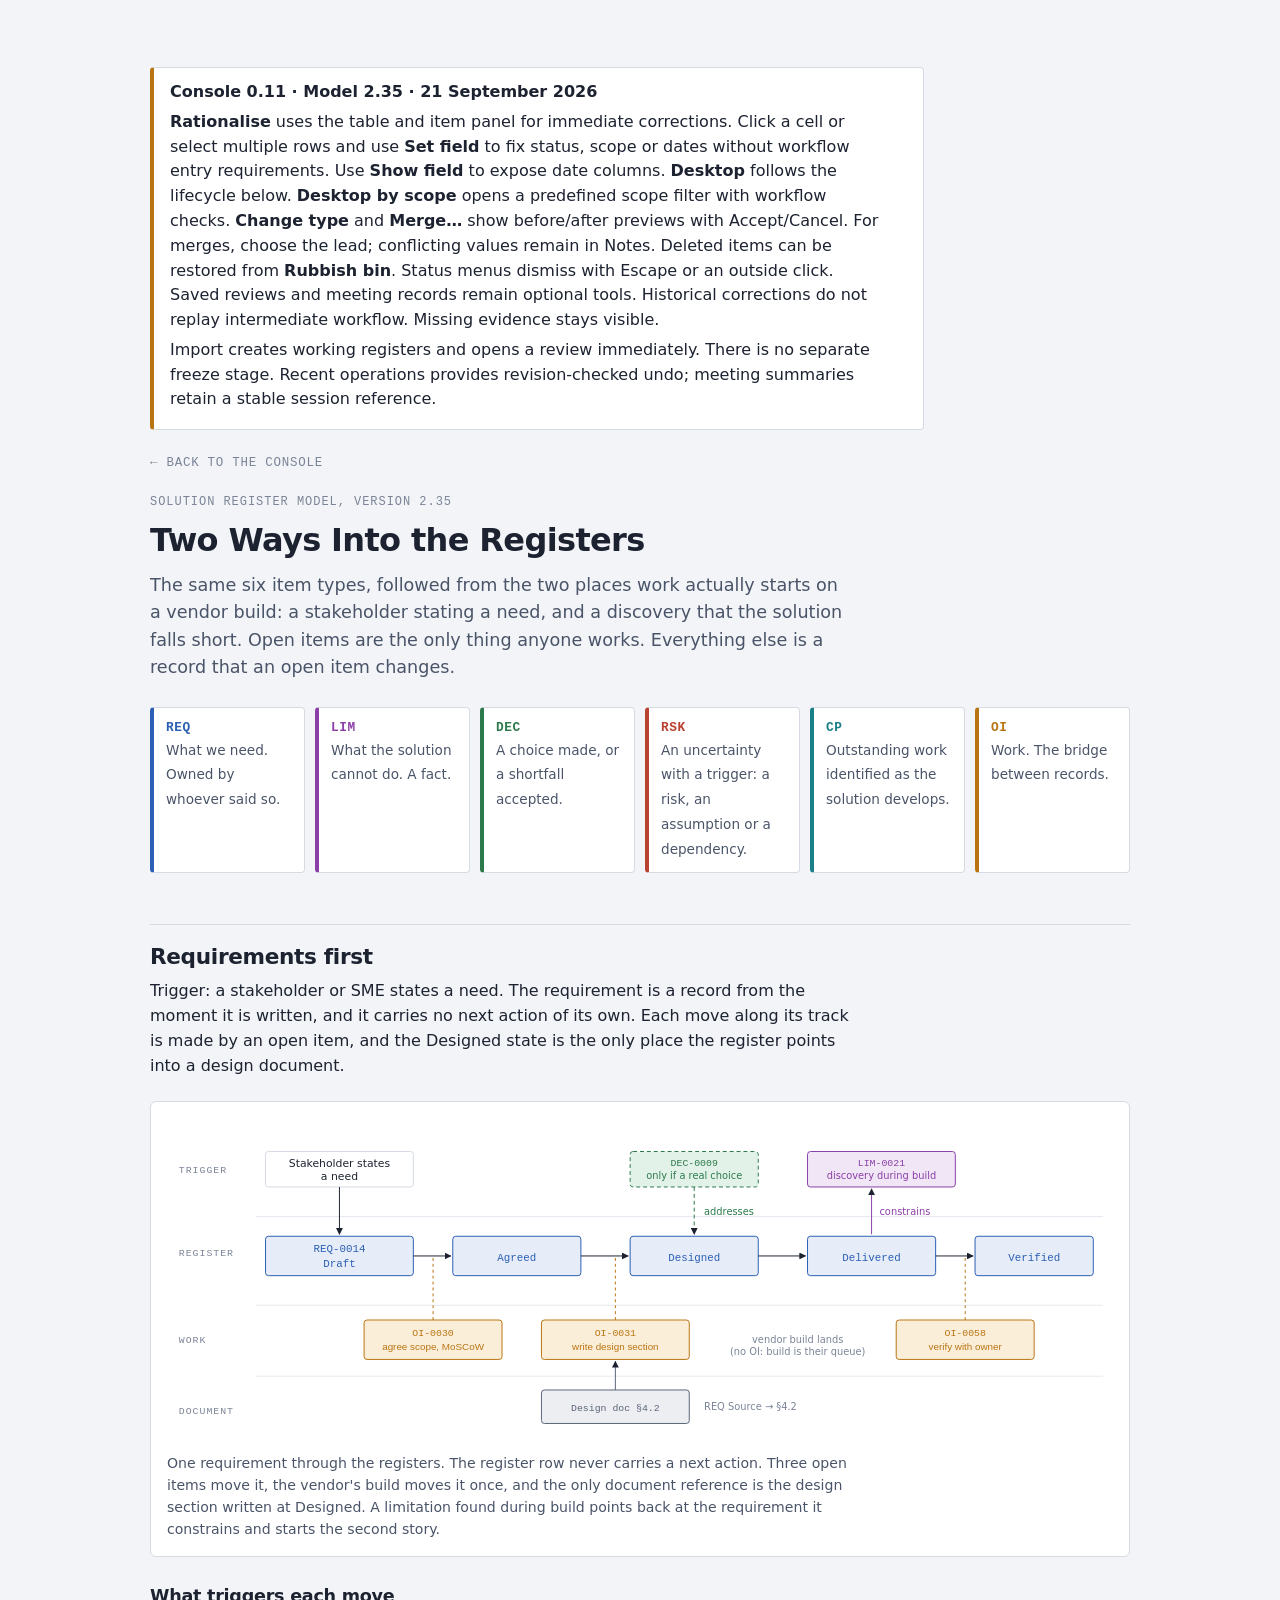
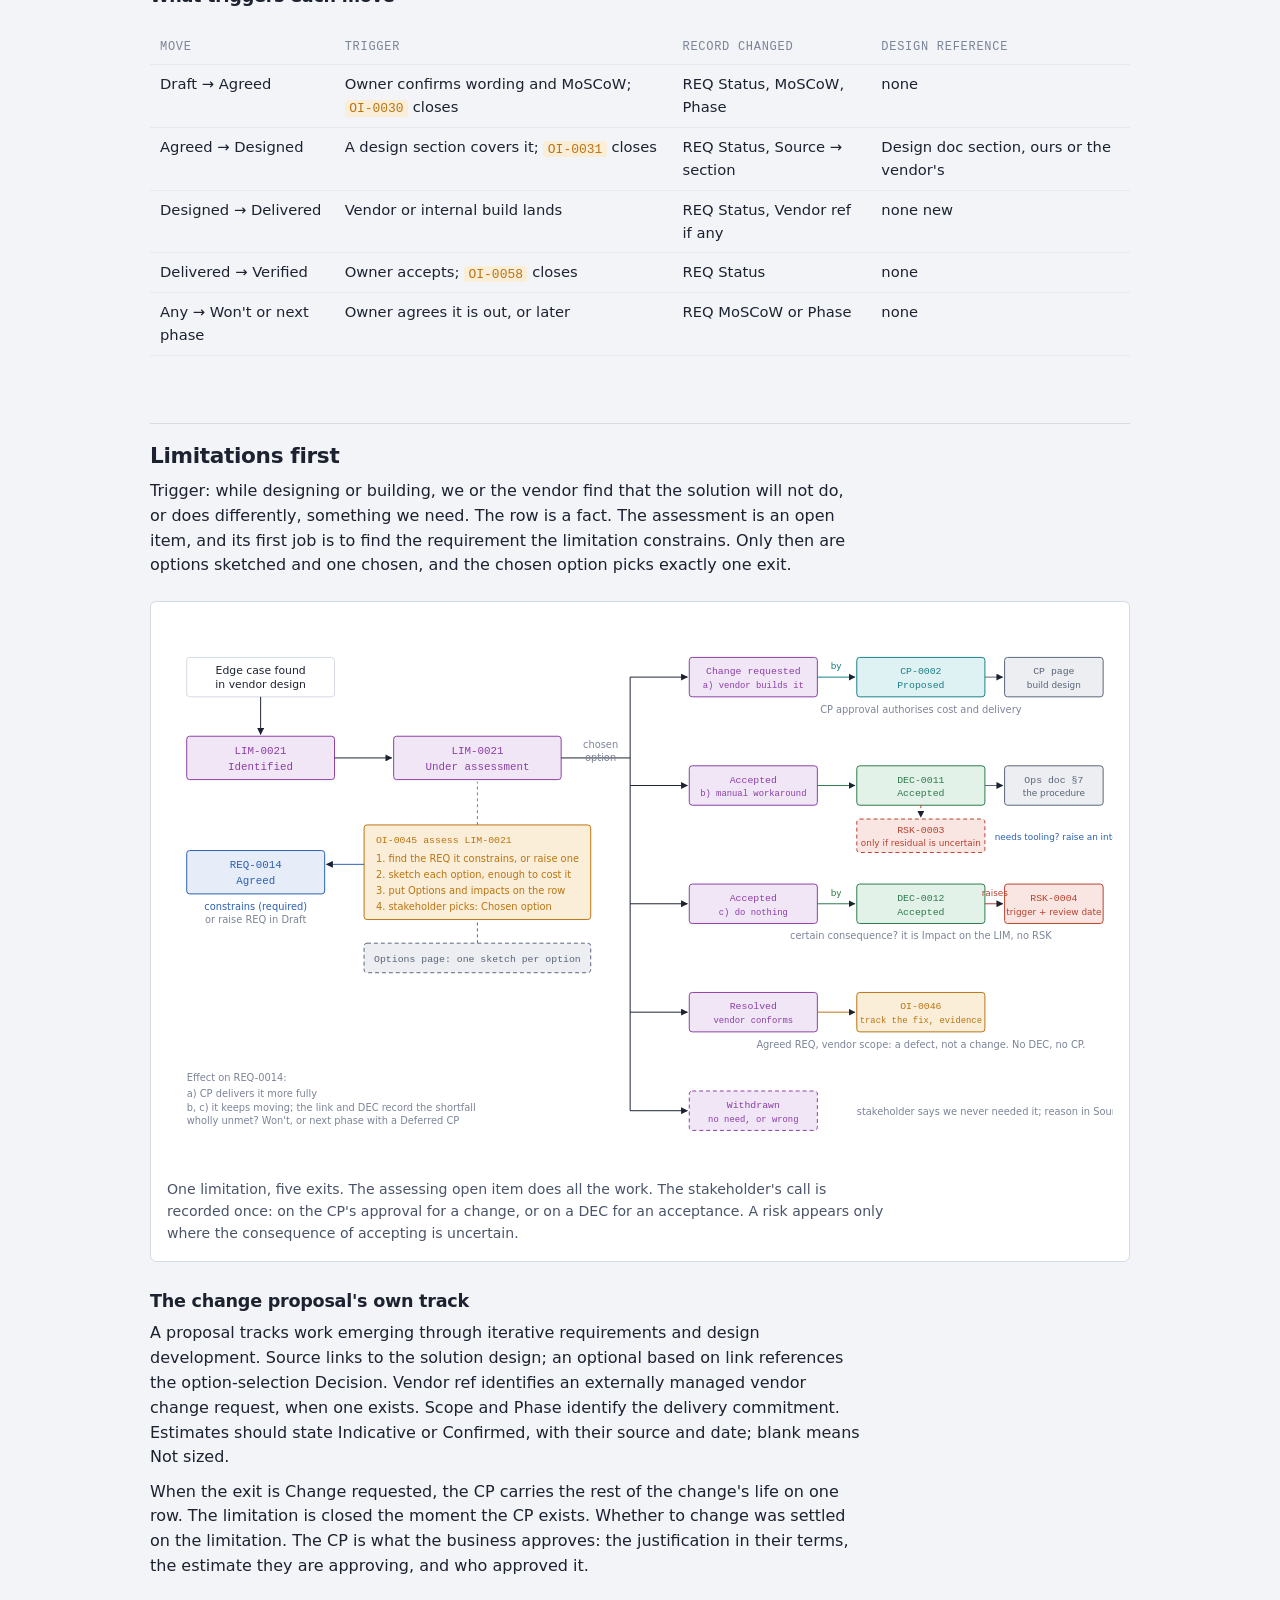
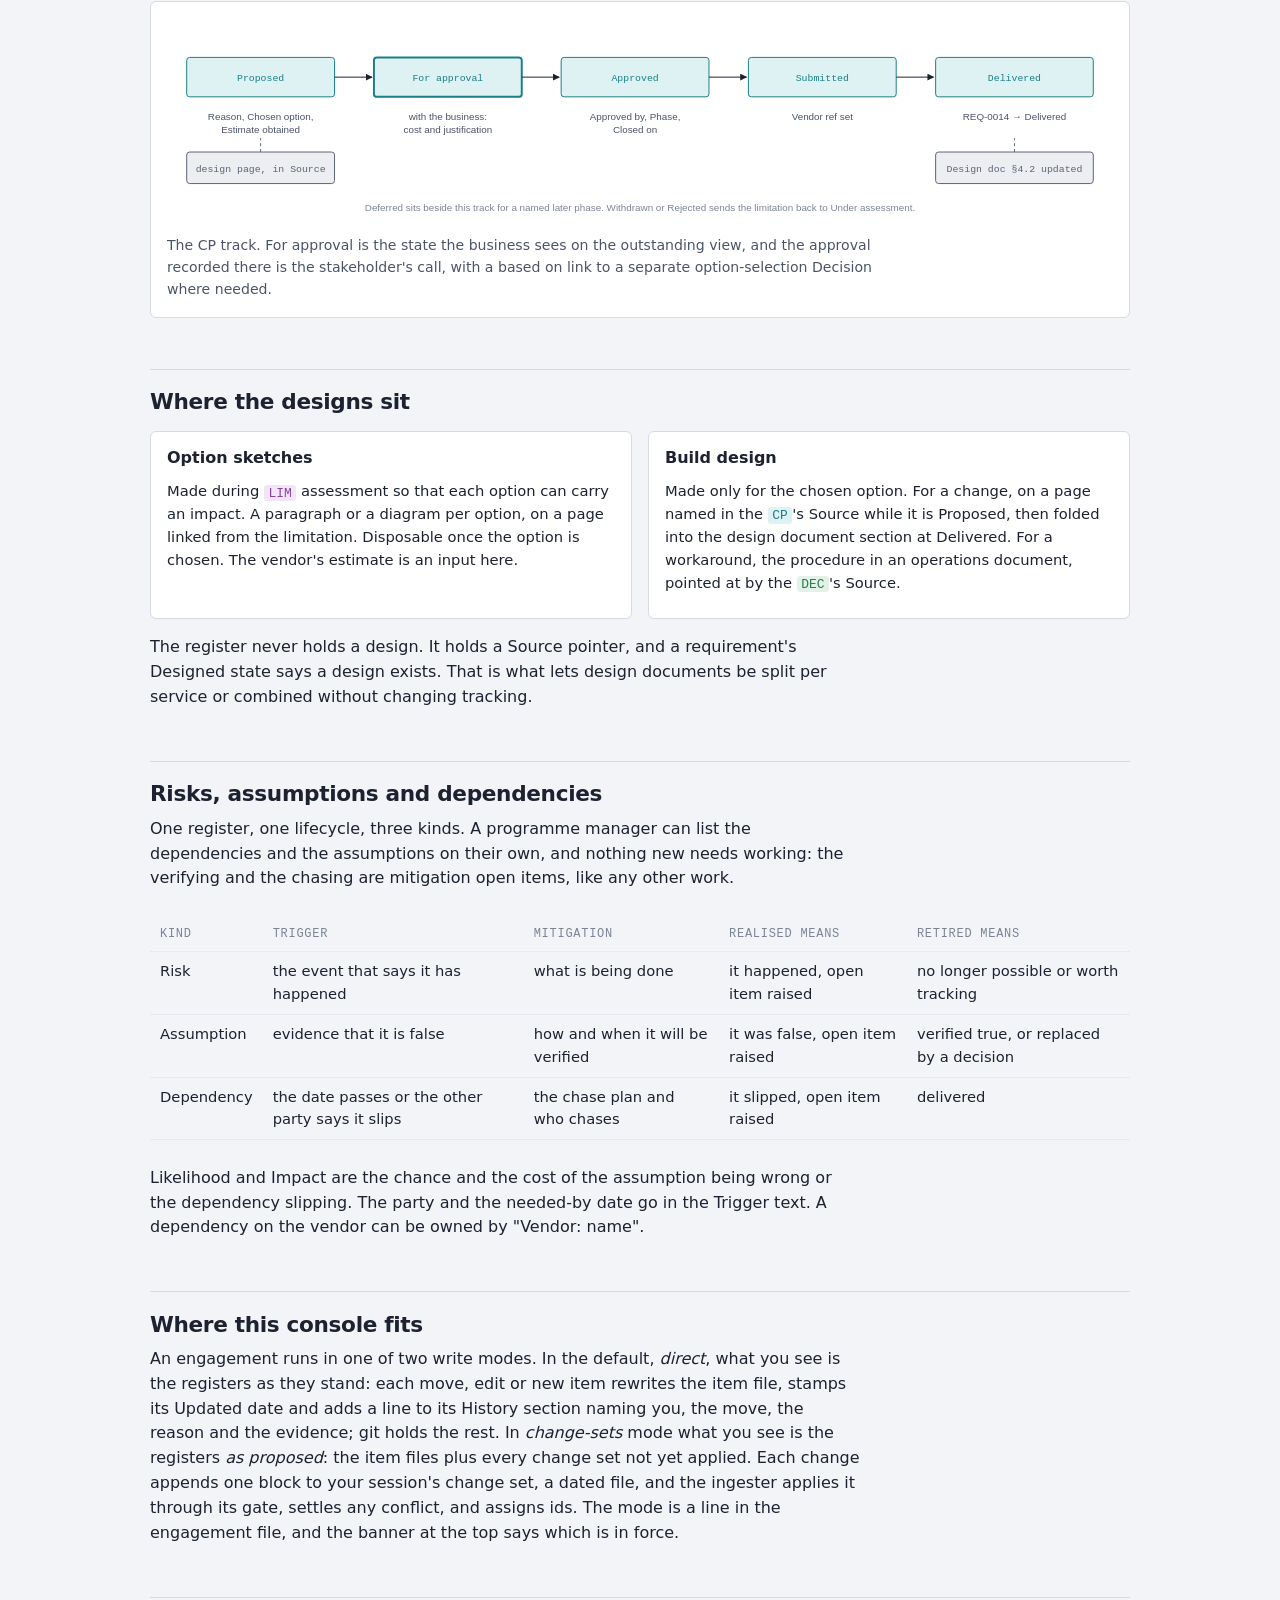
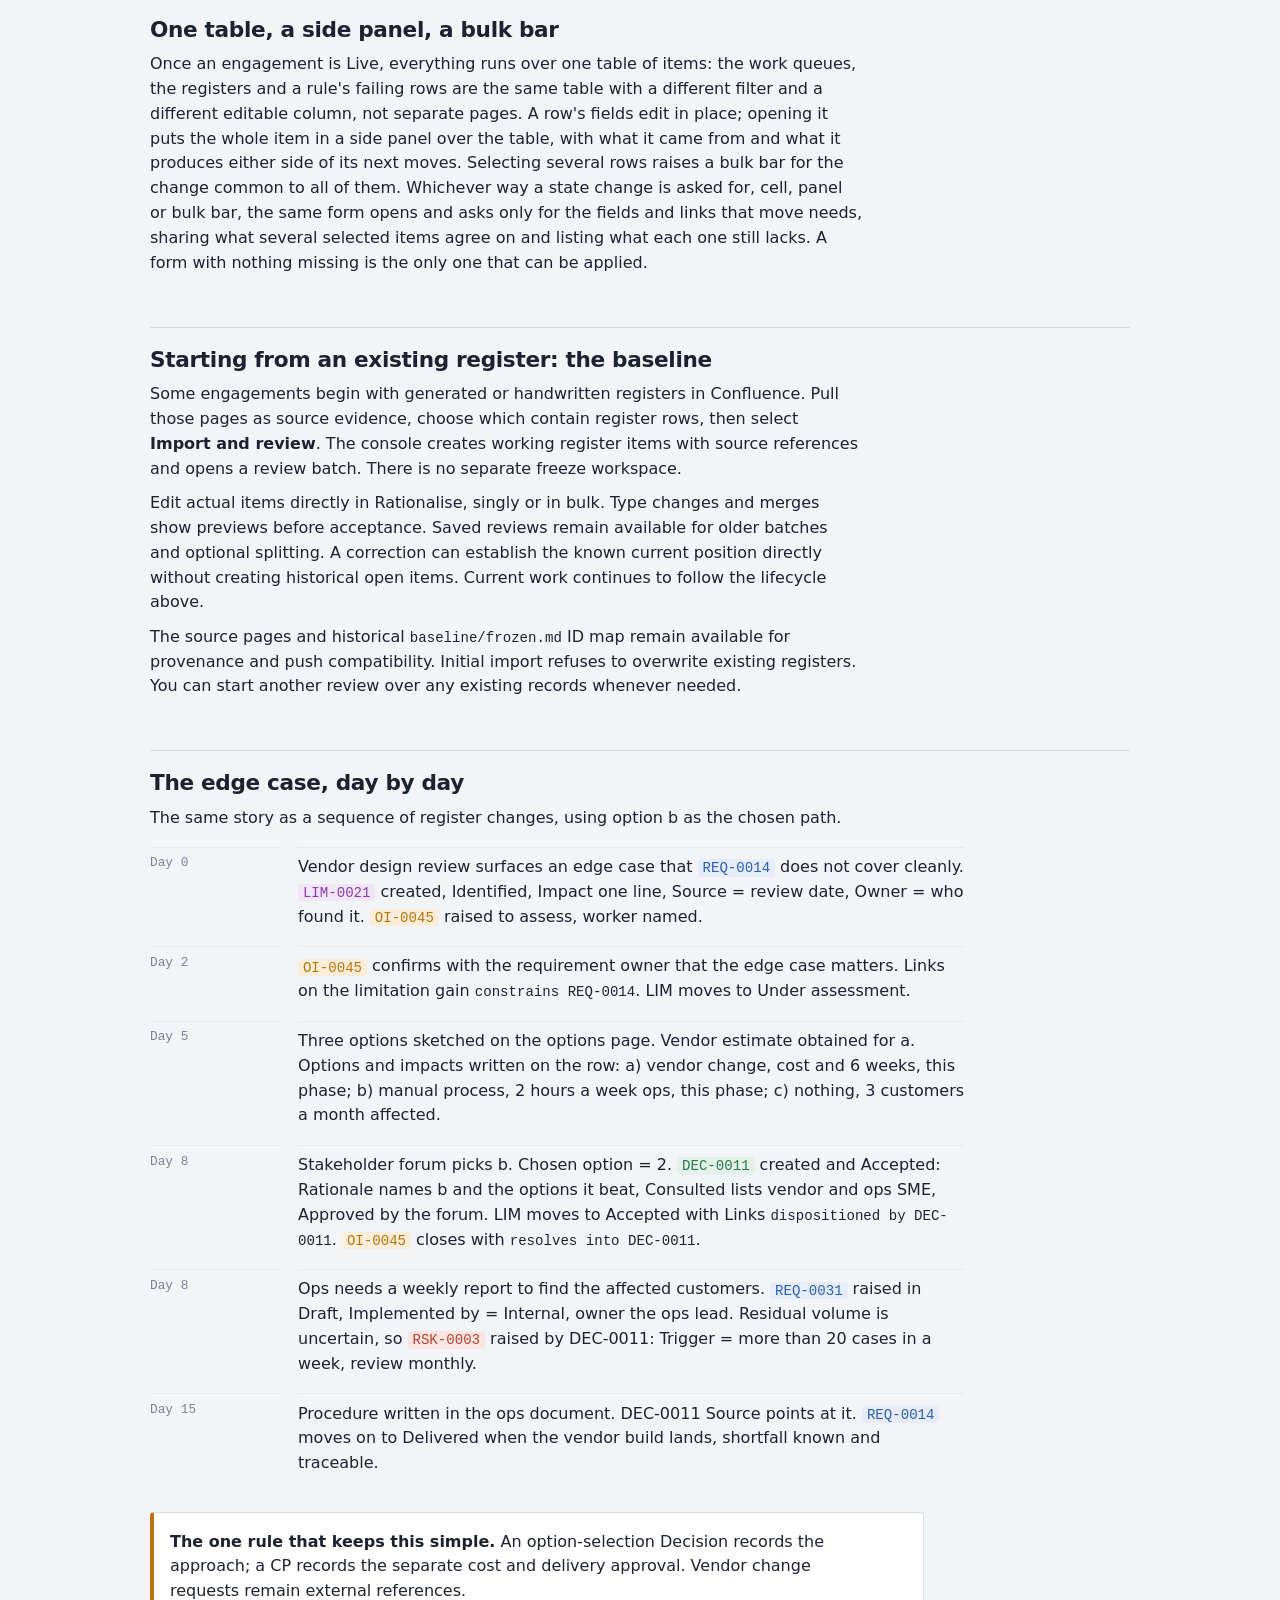
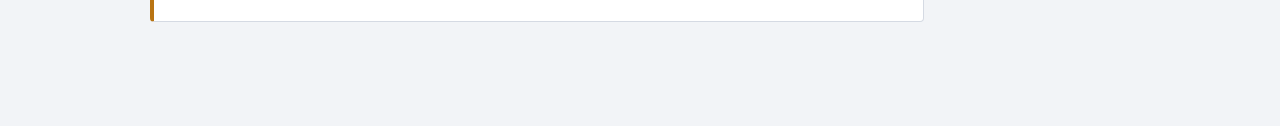
<file: console/static/guide.html>
<!doctype html>
<html lang="en-AU"><head><meta charset="utf-8"><meta name="viewport" content="width=device-width, initial-scale=1">
<title>Guide · Register console</title>
<script>try{const t=localStorage.getItem("theme");if(t==="light"||t==="dark")document.documentElement.dataset.theme=t;}catch{}</script>
<style>
:root{
  --bg:#f2f4f7; --surface:#ffffff; --ink:#1c2230; --ink-2:#4a5468; --ink-3:#7b8497; --line:#d5dae3; --line-2:#e6e9ef;
  --req:#2b5fb3; --lim:#8a3fa6; --dec:#2c7a4b; --rsk:#b8412f; --oi:#b97412; --cr:#1a7f86; --doc:#5b6478;
  --req-bg:#e6edf9; --lim-bg:#f1e6f6; --dec-bg:#e3f2e9; --rsk-bg:#f9e6e2; --oi-bg:#fbeed8; --cr-bg:#dff2f3; --doc-bg:#eceef2;
  --mono:"IBM Plex Mono",ui-monospace,SFMono-Regular,Menlo,monospace;
  --sans:"Inter",system-ui,-apple-system,"Segoe UI",sans-serif;
}
@media (prefers-color-scheme: dark){
  :root:not([data-theme="light"]){
    --bg:#141821; --surface:#1b2029; --ink:#e7eaf0; --ink-2:#b4bccb; --ink-3:#7f889a; --line:#323a48; --line-2:#272e3b;
    --req:#7ea6ea; --lim:#c78be0; --dec:#6fc494; --rsk:#ee8a78; --oi:#e6a94a; --cr:#5fc6cd; --doc:#9aa3b6;
    --req-bg:#1e2c45; --lim-bg:#31213d; --dec-bg:#1b3327; --rsk-bg:#3d221d; --oi-bg:#3a2c14; --cr-bg:#173536; --doc-bg:#252b37;
  }
}
:root[data-theme="dark"]{
  --bg:#141821; --surface:#1b2029; --ink:#e7eaf0; --ink-2:#b4bccb; --ink-3:#7f889a; --line:#323a48; --line-2:#272e3b;
  --req:#7ea6ea; --lim:#c78be0; --dec:#6fc494; --rsk:#ee8a78; --oi:#e6a94a; --cr:#5fc6cd; --doc:#9aa3b6;
  --req-bg:#1e2c45; --lim-bg:#31213d; --dec-bg:#1b3327; --rsk-bg:#3d221d; --oi-bg:#3a2c14; --cr-bg:#173536; --doc-bg:#252b37;
}
*{box-sizing:border-box}
body{background:var(--bg);color:var(--ink);font-family:var(--sans);font-size:16px;line-height:1.55;padding-block:40px 80px;padding-inline:20px}
main{max-width:980px;margin:0 auto}
h1,h2,h3{font-family:var(--sans);font-weight:600;line-height:1.2;text-wrap:balance;margin:0;letter-spacing:-.015em}
h1{font-size:2rem;letter-spacing:-.02em}
h2{font-size:1.35rem;margin-top:3.2rem;margin-bottom:.6rem;padding-top:1.2rem;border-top:1px solid var(--line)}
h3{font-size:1.1rem;margin-top:1.8rem;margin-bottom:.4rem}
p{max-width:70ch;margin:.6rem 0}
.lede{font-size:1.1rem;color:var(--ink-2);max-width:62ch;margin-top:.8rem}
.eyebrow{font-family:var(--mono);font-size:.75rem;letter-spacing:.08em;text-transform:uppercase;color:var(--ink-3);margin-bottom:.6rem}
code,.id{font-family:var(--mono);font-size:.88em}
.id{padding:.05em .35em;border-radius:3px;font-weight:500;white-space:nowrap}
.id.req{color:var(--req);background:var(--req-bg)} .id.lim{color:var(--lim);background:var(--lim-bg)}
.id.dec{color:var(--dec);background:var(--dec-bg)} .id.rsk{color:var(--rsk);background:var(--rsk-bg)}
.id.oi{color:var(--oi);background:var(--oi-bg)} .id.cr{color:var(--cr);background:var(--cr-bg)}
.id.doc{color:var(--doc);background:var(--doc-bg)}
.legend{display:grid;grid-template-columns:repeat(auto-fit,minmax(140px,1fr));gap:10px;margin:1.6rem 0 0}
.legend div{background:var(--surface);border:1px solid var(--line);border-radius:4px;padding:10px 12px;border-left:4px solid var(--c)}
.legend b{display:block;font-family:var(--mono);font-size:.8rem;color:var(--c);letter-spacing:.04em}
.legend span{font-size:.85rem;color:var(--ink-2)}
figure{margin:1.4rem 0;background:var(--surface);border:1px solid var(--line);border-radius:6px;padding:16px;overflow-x:auto}
figure svg{display:block;max-width:100%;height:auto;min-width:640px;font-family:var(--sans);color:var(--ink)}
figcaption{font-size:.88rem;color:var(--ink-2);margin-top:10px;max-width:80ch}
table{border-collapse:collapse;width:100%;font-size:.92rem;margin:1rem 0}
th,td{text-align:left;vertical-align:top;padding:8px 10px;border-bottom:1px solid var(--line-2)}
th{font-family:var(--mono);font-size:.75rem;letter-spacing:.06em;text-transform:uppercase;color:var(--ink-3);font-weight:500}
.tbl{overflow-x:auto}
ul,ol{max-width:72ch;padding-left:1.3rem}
li{margin:.3rem 0}
.story{display:grid;grid-template-columns:130px 1fr;gap:0 18px;max-width:80ch;margin:1rem 0}
.story .when{font-family:var(--mono);font-size:.8rem;color:var(--ink-3);padding-top:.35rem;border-top:1px solid var(--line-2)}
.story .what{padding:.3rem 0 .9rem;border-top:1px solid var(--line-2)}
.story .what p{margin:.15rem 0}
kbd{font-family:var(--mono);font-size:.78rem;border:1px solid var(--line);border-radius:3px;padding:0 5px;color:var(--ink-2);background:var(--surface)}
.callout{background:var(--surface);border:1px solid var(--line);border-left:4px solid var(--oi);border-radius:4px;padding:12px 16px;max-width:76ch;margin:1.2rem 0}
.callout p{margin:.3rem 0}
.two{display:grid;grid-template-columns:repeat(auto-fit,minmax(280px,1fr));gap:16px;margin:1rem 0}
.two > div{background:var(--surface);border:1px solid var(--line);border-radius:6px;padding:14px 16px}
.two h4{margin:0 0 .4rem;font-family:var(--sans);font-size:1rem;font-weight:600}
.two p,.two li{font-size:.92rem}
@media (max-width:520px){.story{grid-template-columns:1fr}.story .when{border-top:none;padding-bottom:0}.story .what{border-top:none;padding-top:0}}
.back{font-family:var(--mono);font-size:.78rem;letter-spacing:.06em;text-transform:uppercase;color:var(--ink-3);text-decoration:none;display:inline-block;margin-bottom:1.2rem}
.back:hover{color:var(--ink)}
</style></head><body>
<main>
<div class="callout"><strong>Console 0.11 · Model 2.35 · 21 September 2026</strong><p><strong>Rationalise</strong> uses the table and item panel for immediate corrections. Click a cell or select multiple rows and use <strong>Set field</strong> to fix status, scope or dates without workflow entry requirements. Use <strong>Show field</strong> to expose date columns. <strong>Desktop</strong> follows the lifecycle below. <strong>Desktop by scope</strong> opens a predefined scope filter with workflow checks. <strong>Change type</strong> and <strong>Merge…</strong> show before/after previews with Accept/Cancel. For merges, choose the lead; conflicting values remain in Notes. Deleted items can be restored from <strong>Rubbish bin</strong>. Status menus dismiss with Escape or an outside click. Saved reviews and meeting records remain optional tools. Historical corrections do not replay intermediate workflow. Missing evidence stays visible.</p><p>Import creates working registers and opens a review immediately. There is no separate freeze stage. Recent operations provides revision-checked undo; meeting summaries retain a stable session reference.</p></div>
<a class="back" href="/">← Back to the console</a>
<div class="eyebrow">Solution register model, version 2.35</div>
<h1>Two Ways Into the Registers</h1>
<p class="lede">The same six item types, followed from the two places work actually starts on a vendor build: a stakeholder stating a need, and a discovery that the solution falls short. Open items are the only thing anyone works. Everything else is a record that an open item changes.</p>

<div class="legend">
  <div style="--c:var(--req)"><b>REQ</b><span>What we need. Owned by whoever said so.</span></div>
  <div style="--c:var(--lim)"><b>LIM</b><span>What the solution cannot do. A fact.</span></div>
  <div style="--c:var(--dec)"><b>DEC</b><span>A choice made, or a shortfall accepted.</span></div>
  <div style="--c:var(--rsk)"><b>RSK</b><span>An uncertainty with a trigger: a risk, an assumption or a dependency.</span></div>
  <div style="--c:var(--cr)"><b>CP</b><span>Outstanding work identified as the solution develops.</span></div>
  <div style="--c:var(--oi)"><b>OI</b><span>Work. The bridge between records.</span></div>
</div>

<h2>Requirements first</h2>
<p>Trigger: a stakeholder or SME states a need. The requirement is a record from the moment it is written, and it carries no next action of its own. Each move along its track is made by an open item, and the Designed state is the only place the register points into a design document.</p>

<figure>
<svg viewBox="0 0 960 330" role="img" aria-label="A requirement moves Draft, Agreed, Designed, Delivered, Verified. Each move is made by an open item below the track. A design document section is written at Designed. A decision appears only when a real choice is made. A discovery during build drops out to a limitation.">
<defs>
  <marker id="a1" viewBox="0 0 10 10" refX="9" refY="5" markerWidth="7" markerHeight="7" orient="auto-start-reverse"><path d="M0 0L10 5L0 10z" fill="currentColor"/></marker>
</defs>
<g font-size="11" fill="currentColor">
  <!-- lane labels -->
  <text x="12" y="56" font-family="IBM Plex Mono,monospace" font-size="10" fill="var(--ink-3)" letter-spacing="1">TRIGGER</text>
  <text x="12" y="140" font-family="IBM Plex Mono,monospace" font-size="10" fill="var(--ink-3)" letter-spacing="1">REGISTER</text>
  <text x="12" y="228" font-family="IBM Plex Mono,monospace" font-size="10" fill="var(--ink-3)" letter-spacing="1">WORK</text>
  <text x="12" y="300" font-family="IBM Plex Mono,monospace" font-size="10" fill="var(--ink-3)" letter-spacing="1">DOCUMENT</text>
  <line x1="90" y1="100" x2="950" y2="100" stroke="var(--line-2)"/>
  <line x1="90" y1="190" x2="950" y2="190" stroke="var(--line-2)"/>
  <line x1="90" y1="262" x2="950" y2="262" stroke="var(--line-2)"/>

  <!-- trigger -->
  <rect x="100" y="34" width="150" height="36" rx="3" fill="var(--surface)" stroke="var(--line)"/>
  <text x="175" y="50" text-anchor="middle" font-size="11">Stakeholder states</text>
  <text x="175" y="63" text-anchor="middle" font-size="11">a need</text>
  <line x1="175" y1="70" x2="175" y2="118" stroke="currentColor" marker-end="url(#a1)"/>

  <!-- REQ track -->
  <g font-family="IBM Plex Mono,monospace" font-size="11">
    <rect x="100" y="120" width="150" height="40" rx="3" fill="var(--req-bg)" stroke="var(--req)"/>
    <text x="175" y="136" text-anchor="middle" fill="var(--req)" font-weight="500">REQ-0014</text>
    <text x="175" y="151" text-anchor="middle" fill="var(--req)">Draft</text>
    <rect x="290" y="120" width="130" height="40" rx="3" fill="var(--req-bg)" stroke="var(--req)"/>
    <text x="355" y="145" text-anchor="middle" fill="var(--req)">Agreed</text>
    <rect x="470" y="120" width="130" height="40" rx="3" fill="var(--req-bg)" stroke="var(--req)"/>
    <text x="535" y="145" text-anchor="middle" fill="var(--req)">Designed</text>
    <rect x="650" y="120" width="130" height="40" rx="3" fill="var(--req-bg)" stroke="var(--req)"/>
    <text x="715" y="145" text-anchor="middle" fill="var(--req)">Delivered</text>
    <rect x="820" y="120" width="120" height="40" rx="3" fill="var(--req-bg)" stroke="var(--req)"/>
    <text x="880" y="145" text-anchor="middle" fill="var(--req)">Verified</text>
  </g>
  <line x1="250" y1="140" x2="288" y2="140" stroke="currentColor" marker-end="url(#a1)"/>
  <line x1="420" y1="140" x2="468" y2="140" stroke="currentColor" marker-end="url(#a1)"/>
  <line x1="600" y1="140" x2="648" y2="140" stroke="currentColor" marker-end="url(#a1)"/>
  <line x1="780" y1="140" x2="818" y2="140" stroke="currentColor" marker-end="url(#a1)"/>

  <!-- OIs -->
  <g font-family="IBM Plex Mono,monospace" font-size="10">
    <rect x="200" y="205" width="140" height="40" rx="3" fill="var(--oi-bg)" stroke="var(--oi)"/>
    <text x="270" y="221" text-anchor="middle" fill="var(--oi)" font-weight="500">OI-0030</text>
    <text x="270" y="235" text-anchor="middle" fill="var(--oi)" font-family="Inter,sans-serif">agree scope, MoSCoW</text>
    <rect x="380" y="205" width="150" height="40" rx="3" fill="var(--oi-bg)" stroke="var(--oi)"/>
    <text x="455" y="221" text-anchor="middle" fill="var(--oi)" font-weight="500">OI-0031</text>
    <text x="455" y="235" text-anchor="middle" fill="var(--oi)" font-family="Inter,sans-serif">write design section</text>
    <rect x="740" y="205" width="140" height="40" rx="3" fill="var(--oi-bg)" stroke="var(--oi)"/>
    <text x="810" y="221" text-anchor="middle" fill="var(--oi)" font-weight="500">OI-0058</text>
    <text x="810" y="235" text-anchor="middle" fill="var(--oi)" font-family="Inter,sans-serif">verify with owner</text>
  </g>
  <line x1="270" y1="205" x2="270" y2="142" stroke="var(--oi)" stroke-dasharray="3 3"/>
  <line x1="455" y1="205" x2="455" y2="142" stroke="var(--oi)" stroke-dasharray="3 3"/>
  <line x1="810" y1="205" x2="810" y2="142" stroke="var(--oi)" stroke-dasharray="3 3"/>
  <text x="640" y="228" text-anchor="middle" font-size="10" fill="var(--ink-3)">vendor build lands</text>
  <text x="640" y="241" text-anchor="middle" font-size="10" fill="var(--ink-3)">(no OI: build is their queue)</text>

  <!-- doc -->
  <rect x="380" y="276" width="150" height="34" rx="3" fill="var(--doc-bg)" stroke="var(--doc)"/>
  <text x="455" y="297" text-anchor="middle" fill="var(--doc)" font-family="IBM Plex Mono,monospace" font-size="10">Design doc §4.2</text>
  <line x1="455" y1="276" x2="455" y2="247" stroke="var(--doc)" marker-end="url(#a1)" style="color:var(--doc)"/>
  <text x="545" y="296" font-size="10" fill="var(--ink-3)">REQ Source → §4.2</text>

  <!-- DEC optional -->
  <rect x="470" y="34" width="130" height="36" rx="3" fill="var(--dec-bg)" stroke="var(--dec)" stroke-dasharray="4 3"/>
  <text x="535" y="49" text-anchor="middle" fill="var(--dec)" font-family="IBM Plex Mono,monospace" font-size="10" font-weight="500">DEC-0009</text>
  <text x="535" y="62" text-anchor="middle" fill="var(--dec)" font-size="10">only if a real choice</text>
  <line x1="535" y1="70" x2="535" y2="118" stroke="var(--dec)" stroke-dasharray="4 3" marker-end="url(#a1)" style="color:var(--dec)"/>
  <text x="545" y="98" font-size="10" fill="var(--dec)">addresses</text>

  <!-- discovery to LIM -->
  <rect x="650" y="34" width="150" height="36" rx="3" fill="var(--lim-bg)" stroke="var(--lim)"/>
  <text x="725" y="49" text-anchor="middle" fill="var(--lim)" font-family="IBM Plex Mono,monospace" font-size="10" font-weight="500">LIM-0021</text>
  <text x="725" y="62" text-anchor="middle" fill="var(--lim)" font-size="10">discovery during build</text>
  <line x1="715" y1="118" x2="715" y2="72" stroke="var(--lim)" marker-end="url(#a1)" style="color:var(--lim)"/>
  <text x="723" y="98" font-size="10" fill="var(--lim)">constrains</text>
</g>
</svg>
<figcaption>One requirement through the registers. The register row never carries a next action. Three open items move it, the vendor's build moves it once, and the only document reference is the design section written at Designed. A limitation found during build points back at the requirement it constrains and starts the second story.</figcaption>
</figure>

<h3>What triggers each move</h3>
<div class="tbl"><table>
<tr><th>Move</th><th>Trigger</th><th>Record changed</th><th>Design reference</th></tr>
<tr><td>Draft → Agreed</td><td>Owner confirms wording and MoSCoW; <span class="id oi">OI-0030</span> closes</td><td>REQ Status, MoSCoW, Phase</td><td>none</td></tr>
<tr><td>Agreed → Designed</td><td>A design section covers it; <span class="id oi">OI-0031</span> closes</td><td>REQ Status, Source → section</td><td>Design doc section, ours or the vendor's</td></tr>
<tr><td>Designed → Delivered</td><td>Vendor or internal build lands</td><td>REQ Status, Vendor ref if any</td><td>none new</td></tr>
<tr><td>Delivered → Verified</td><td>Owner accepts; <span class="id oi">OI-0058</span> closes</td><td>REQ Status</td><td>none</td></tr>
<tr><td>Any → Won't or next phase</td><td>Owner agrees it is out, or later</td><td>REQ MoSCoW or Phase</td><td>none</td></tr>
</table></div>

<h2>Limitations first</h2>
<p>Trigger: while designing or building, we or the vendor find that the solution will not do, or does differently, something we need. The row is a fact. The assessment is an open item, and its first job is to find the requirement the limitation constrains. Only then are options sketched and one chosen, and the chosen option picks exactly one exit.</p>

<figure>
<svg viewBox="0 0 960 560" role="img" aria-label="A limitation goes Identified, then Under assessment. The assessing open item first links the requirement it constrains or raises one, then sketches options and chooses one. Five exits: Change requested to a change proposal, Accepted with a workaround to a decision and a procedure document, Accepted doing nothing to a decision with an optional risk, Resolved when the vendor conforms, and Withdrawn when there is no need.">
<defs>
  <marker id="a2" viewBox="0 0 10 10" refX="9" refY="5" markerWidth="7" markerHeight="7" orient="auto-start-reverse"><path d="M0 0L10 5L0 10z" fill="currentColor"/></marker>
</defs>
<g font-size="11" fill="currentColor">
  <!-- trigger -->
  <rect x="20" y="40" width="150" height="40" rx="3" fill="var(--surface)" stroke="var(--line)"/>
  <text x="95" y="57" text-anchor="middle">Edge case found</text>
  <text x="95" y="71" text-anchor="middle">in vendor design</text>
  <line x1="95" y1="80" x2="95" y2="118" stroke="currentColor" marker-end="url(#a2)"/>

  <!-- LIM Identified -->
  <g font-family="IBM Plex Mono,monospace" font-size="11">
    <rect x="20" y="120" width="150" height="44" rx="3" fill="var(--lim-bg)" stroke="var(--lim)"/>
    <text x="95" y="138" text-anchor="middle" fill="var(--lim)" font-weight="500">LIM-0021</text>
    <text x="95" y="154" text-anchor="middle" fill="var(--lim)">Identified</text>
    <rect x="230" y="120" width="170" height="44" rx="3" fill="var(--lim-bg)" stroke="var(--lim)"/>
    <text x="315" y="138" text-anchor="middle" fill="var(--lim)" font-weight="500">LIM-0021</text>
    <text x="315" y="154" text-anchor="middle" fill="var(--lim)">Under assessment</text>
  </g>
  <line x1="170" y1="142" x2="228" y2="142" stroke="currentColor" marker-end="url(#a2)"/>

  <!-- the OI under assessment -->
  <rect x="200" y="210" width="230" height="96" rx="3" fill="var(--oi-bg)" stroke="var(--oi)"/>
  <text x="212" y="228" fill="var(--oi)" font-family="IBM Plex Mono,monospace" font-size="10" font-weight="500">OI-0045  assess LIM-0021</text>
  <text x="212" y="248" fill="var(--oi)" font-size="10">1. find the REQ it constrains, or raise one</text>
  <text x="212" y="264" fill="var(--oi)" font-size="10">2. sketch each option, enough to cost it</text>
  <text x="212" y="280" fill="var(--oi)" font-size="10">3. put Options and impacts on the row</text>
  <text x="212" y="296" fill="var(--oi)" font-size="10">4. stakeholder picks: Chosen option</text>
  <line x1="315" y1="210" x2="315" y2="166" stroke="var(--oi)" stroke-dasharray="3 3"/>

  <!-- REQ link -->
  <g font-family="IBM Plex Mono,monospace" font-size="11">
    <rect x="20" y="236" width="140" height="44" rx="3" fill="var(--req-bg)" stroke="var(--req)"/>
    <text x="90" y="254" text-anchor="middle" fill="var(--req)" font-weight="500">REQ-0014</text>
    <text x="90" y="270" text-anchor="middle" fill="var(--req)">Agreed</text>
  </g>
  <line x1="200" y1="250" x2="162" y2="250" stroke="var(--req)" marker-end="url(#a2)" style="color:var(--req)"/>
  <text x="90" y="296" text-anchor="middle" font-size="10" fill="var(--req)">constrains (required)</text>
  <text x="90" y="310" text-anchor="middle" font-size="10" fill="var(--ink-3)">or raise REQ in Draft</text>

  <!-- option sketch doc -->
  <rect x="200" y="330" width="230" height="30" rx="3" fill="var(--doc-bg)" stroke="var(--doc)" stroke-dasharray="4 3"/>
  <text x="315" y="349" text-anchor="middle" fill="var(--doc)" font-family="IBM Plex Mono,monospace" font-size="10">Options page: one sketch per option</text>
  <line x1="315" y1="330" x2="315" y2="308" stroke="var(--doc)" stroke-dasharray="3 3"/>

  <!-- fan: from Under assessment right edge -->
  <line x1="400" y1="142" x2="470" y2="142" stroke="currentColor"/>
  <line x1="470" y1="60" x2="470" y2="500" stroke="currentColor"/>
  <text x="440" y="132" text-anchor="middle" font-size="10" fill="var(--ink-3)">chosen</text>
  <text x="440" y="145" text-anchor="middle" font-size="10" fill="var(--ink-3)">option</text>

  <!-- exit a: CP -->
  <line x1="470" y1="60" x2="528" y2="60" stroke="currentColor" marker-end="url(#a2)"/>
  <g font-family="IBM Plex Mono,monospace" font-size="10">
    <rect x="530" y="40" width="130" height="40" rx="3" fill="var(--lim-bg)" stroke="var(--lim)"/>
    <text x="595" y="57" text-anchor="middle" fill="var(--lim)">Change requested</text>
    <text x="595" y="71" text-anchor="middle" fill="var(--lim)" font-size="9">a) vendor builds it</text>
    <rect x="700" y="40" width="130" height="40" rx="3" fill="var(--cr-bg)" stroke="var(--cr)"/>
    <text x="765" y="57" text-anchor="middle" fill="var(--cr)" font-weight="500">CP-0002</text>
    <text x="765" y="71" text-anchor="middle" fill="var(--cr)">Proposed</text>
  </g>
  <line x1="660" y1="60" x2="698" y2="60" stroke="var(--cr)" marker-end="url(#a2)" style="color:var(--cr)"/>
  <text x="679" y="52" text-anchor="middle" font-size="9" fill="var(--cr)">by</text>
  <rect x="850" y="40" width="100" height="40" rx="3" fill="var(--doc-bg)" stroke="var(--doc)"/>
  <text x="900" y="57" text-anchor="middle" fill="var(--doc)" font-family="IBM Plex Mono,monospace" font-size="10">CP page</text>
  <text x="900" y="71" text-anchor="middle" fill="var(--doc)" font-size="9">build design</text>
  <line x1="830" y1="60" x2="848" y2="60" stroke="var(--doc)" style="color:var(--doc)" marker-end="url(#a2)"/>
  <text x="765" y="96" text-anchor="middle" font-size="10" fill="var(--ink-3)">CP approval authorises cost and delivery</text>

  <!-- exit b: workaround -->
  <line x1="470" y1="170" x2="528" y2="170" stroke="currentColor" marker-end="url(#a2)"/>
  <g font-family="IBM Plex Mono,monospace" font-size="10">
    <rect x="530" y="150" width="130" height="40" rx="3" fill="var(--lim-bg)" stroke="var(--lim)"/>
    <text x="595" y="167" text-anchor="middle" fill="var(--lim)">Accepted</text>
    <text x="595" y="181" text-anchor="middle" fill="var(--lim)" font-size="9">b) manual workaround</text>
    <rect x="700" y="150" width="130" height="40" rx="3" fill="var(--dec-bg)" stroke="var(--dec)"/>
    <text x="765" y="167" text-anchor="middle" fill="var(--dec)" font-weight="500">DEC-0011</text>
    <text x="765" y="181" text-anchor="middle" fill="var(--dec)">Accepted</text>
  </g>
  <line x1="660" y1="170" x2="698" y2="170" stroke="var(--dec)" marker-end="url(#a2)" style="color:var(--dec)"/>
  <rect x="850" y="150" width="100" height="40" rx="3" fill="var(--doc-bg)" stroke="var(--doc)"/>
  <text x="900" y="167" text-anchor="middle" fill="var(--doc)" font-family="IBM Plex Mono,monospace" font-size="10">Ops doc §7</text>
  <text x="900" y="181" text-anchor="middle" fill="var(--doc)" font-size="9">the procedure</text>
  <line x1="830" y1="170" x2="848" y2="170" stroke="var(--doc)" style="color:var(--doc)" marker-end="url(#a2)"/>
  <rect x="700" y="204" width="130" height="34" rx="3" fill="var(--rsk-bg)" stroke="var(--rsk)" stroke-dasharray="4 3"/>
  <text x="765" y="218" text-anchor="middle" fill="var(--rsk)" font-family="IBM Plex Mono,monospace" font-size="10">RSK-0003</text>
  <text x="765" y="231" text-anchor="middle" fill="var(--rsk)" font-size="9">only if residual is uncertain</text>
  <line x1="765" y1="190" x2="765" y2="202" stroke="var(--rsk)" stroke-dasharray="3 3" marker-end="url(#a2)" style="color:var(--rsk)"/>
  <text x="840" y="225" font-size="9" fill="var(--req)">needs tooling? raise an internal REQ</text>

  <!-- exit c: do nothing -->
  <line x1="470" y1="290" x2="528" y2="290" stroke="currentColor" marker-end="url(#a2)"/>
  <g font-family="IBM Plex Mono,monospace" font-size="10">
    <rect x="530" y="270" width="130" height="40" rx="3" fill="var(--lim-bg)" stroke="var(--lim)"/>
    <text x="595" y="287" text-anchor="middle" fill="var(--lim)">Accepted</text>
    <text x="595" y="301" text-anchor="middle" fill="var(--lim)" font-size="9">c) do nothing</text>
    <rect x="700" y="270" width="130" height="40" rx="3" fill="var(--dec-bg)" stroke="var(--dec)"/>
    <text x="765" y="287" text-anchor="middle" fill="var(--dec)" font-weight="500">DEC-0012</text>
    <text x="765" y="301" text-anchor="middle" fill="var(--dec)">Accepted</text>
  </g>
  <line x1="660" y1="290" x2="698" y2="290" stroke="var(--dec)" marker-end="url(#a2)" style="color:var(--dec)"/>
  <rect x="850" y="270" width="100" height="40" rx="3" fill="var(--rsk-bg)" stroke="var(--rsk)"/>
  <text x="900" y="287" text-anchor="middle" fill="var(--rsk)" font-family="IBM Plex Mono,monospace" font-size="10">RSK-0004</text>
  <text x="900" y="301" text-anchor="middle" fill="var(--rsk)" font-size="9">trigger + review date</text>
  <line x1="830" y1="290" x2="848" y2="290" stroke="var(--rsk)" style="color:var(--rsk)" marker-end="url(#a2)"/>
  <text x="679" y="282" text-anchor="middle" font-size="9" fill="var(--dec)">by</text>
  <text x="840" y="282" text-anchor="middle" font-size="9" fill="var(--rsk)">raises</text>
  <text x="765" y="326" text-anchor="middle" font-size="10" fill="var(--ink-3)">certain consequence? it is Impact on the LIM, no RSK</text>

  <!-- exit d: resolved via conformance -->
  <line x1="470" y1="400" x2="528" y2="400" stroke="currentColor" marker-end="url(#a2)"/>
  <g font-family="IBM Plex Mono,monospace" font-size="10">
    <rect x="530" y="380" width="130" height="40" rx="3" fill="var(--lim-bg)" stroke="var(--lim)"/>
    <text x="595" y="397" text-anchor="middle" fill="var(--lim)">Resolved</text>
    <text x="595" y="411" text-anchor="middle" fill="var(--lim)" font-size="9">vendor conforms</text>
    <rect x="700" y="380" width="130" height="40" rx="3" fill="var(--oi-bg)" stroke="var(--oi)"/>
    <text x="765" y="397" text-anchor="middle" fill="var(--oi)" font-weight="500">OI-0046</text>
    <text x="765" y="411" text-anchor="middle" fill="var(--oi)" font-size="9">track the fix, evidence</text>
  </g>
  <line x1="660" y1="400" x2="698" y2="400" stroke="var(--oi)" marker-end="url(#a2)" style="color:var(--oi)"/>
  <text x="765" y="436" text-anchor="middle" font-size="10" fill="var(--ink-3)">Agreed REQ, vendor scope: a defect, not a change. No DEC, no CP.</text>

  <!-- exit e: withdrawn -->
  <line x1="470" y1="500" x2="528" y2="500" stroke="currentColor" marker-end="url(#a2)"/>
  <g font-family="IBM Plex Mono,monospace" font-size="10">
    <rect x="530" y="480" width="130" height="40" rx="3" fill="var(--lim-bg)" stroke="var(--lim)" stroke-dasharray="4 3"/>
    <text x="595" y="497" text-anchor="middle" fill="var(--lim)">Withdrawn</text>
    <text x="595" y="511" text-anchor="middle" fill="var(--lim)" font-size="9">no need, or wrong</text>
  </g>
  <text x="700" y="504" font-size="10" fill="var(--ink-3)">stakeholder says we never needed it; reason in Source</text>

  <!-- closing the loop to REQ -->
  <text x="20" y="470" font-size="10" fill="var(--ink-3)">Effect on REQ-0014:</text>
  <text x="20" y="486" font-size="10" fill="var(--ink-3)">a) CP delivers it more fully</text>
  <text x="20" y="500" font-size="10" fill="var(--ink-3)">b, c) it keeps moving; the link and DEC record the shortfall</text>
  <text x="20" y="514" font-size="10" fill="var(--ink-3)">wholly unmet? Won't, or next phase with a Deferred CP</text>
</g>
</svg>
<figcaption>One limitation, five exits. The assessing open item does all the work. The stakeholder's call is recorded once: on the CP's approval for a change, or on a DEC for an acceptance. A risk appears only where the consequence of accepting is uncertain.</figcaption>
</figure>

<h3>The change proposal's own track</h3><p>A proposal tracks work emerging through iterative requirements and design development. Source links to the solution design; an optional based on link references the option-selection Decision. Vendor ref identifies an externally managed vendor change request, when one exists. Scope and Phase identify the delivery commitment. Estimates should state Indicative or Confirmed, with their source and date; blank means Not sized.</p>
<p>When the exit is Change requested, the CP carries the rest of the change's life on one row. The limitation is closed the moment the CP exists. Whether to change was settled on the limitation. The CP is what the business approves: the justification in their terms, the estimate they are approving, and who approved it.</p>

<figure>
<svg viewBox="0 0 960 210" role="img" aria-label="A change proposal moves Proposed, For approval, Approved, Submitted, Delivered. Reason, Chosen option and Estimate are written in Proposed with the design on a page named in Source; the business approves in For approval; Approved by, Phase and Closed on at Approved; Vendor ref at Submitted. Delivered moves the requirement. Deferred sits beside the track for a later phase.">
<defs><marker id="a3" viewBox="0 0 10 10" refX="9" refY="5" markerWidth="7" markerHeight="7" orient="auto-start-reverse"><path d="M0 0L10 5L0 10z" fill="currentColor"/></marker></defs>
<g font-size="10" fill="currentColor" font-family="IBM Plex Mono,monospace">
  <rect x="20" y="40" width="150" height="40" rx="3" fill="var(--cr-bg)" stroke="var(--cr)"/><text x="95" y="64" text-anchor="middle" fill="var(--cr)">Proposed</text>
  <rect x="210" y="40" width="150" height="40" rx="3" fill="var(--cr-bg)" stroke="var(--cr)" stroke-width="2"/><text x="285" y="64" text-anchor="middle" fill="var(--cr)" font-weight="500">For approval</text>
  <rect x="400" y="40" width="150" height="40" rx="3" fill="var(--cr-bg)" stroke="var(--cr)"/><text x="475" y="64" text-anchor="middle" fill="var(--cr)">Approved</text>
  <rect x="590" y="40" width="150" height="40" rx="3" fill="var(--cr-bg)" stroke="var(--cr)"/><text x="665" y="64" text-anchor="middle" fill="var(--cr)">Submitted</text>
  <rect x="780" y="40" width="160" height="40" rx="3" fill="var(--cr-bg)" stroke="var(--cr)"/><text x="860" y="64" text-anchor="middle" fill="var(--cr)">Delivered</text>
  <line x1="170" y1="60" x2="208" y2="60" stroke="currentColor" marker-end="url(#a3)"/>
  <line x1="360" y1="60" x2="398" y2="60" stroke="currentColor" marker-end="url(#a3)"/>
  <line x1="550" y1="60" x2="588" y2="60" stroke="currentColor" marker-end="url(#a3)"/>
  <line x1="740" y1="60" x2="778" y2="60" stroke="currentColor" marker-end="url(#a3)"/>
  <g font-family="Inter,sans-serif" fill="var(--ink-2)">
    <text x="95" y="104" text-anchor="middle">Reason, Chosen option,</text><text x="95" y="117" text-anchor="middle">Estimate obtained</text>
    <text x="285" y="104" text-anchor="middle">with the business:</text><text x="285" y="117" text-anchor="middle">cost and justification</text>
    <text x="475" y="104" text-anchor="middle">Approved by, Phase,</text><text x="475" y="117" text-anchor="middle">Closed on</text>
    <text x="665" y="104" text-anchor="middle">Vendor ref set</text>
    <text x="860" y="104" text-anchor="middle">REQ-0014 → Delivered</text>
  </g>
  <rect x="20" y="136" width="150" height="32" rx="3" fill="var(--doc-bg)" stroke="var(--doc)"/>
  <text x="95" y="156" text-anchor="middle" fill="var(--doc)">design page, in Source</text>
  <line x1="95" y1="136" x2="95" y2="122" stroke="var(--doc)" stroke-dasharray="3 3"/>
  <rect x="780" y="136" width="160" height="32" rx="3" fill="var(--doc-bg)" stroke="var(--doc)"/>
  <text x="860" y="156" text-anchor="middle" fill="var(--doc)">Design doc §4.2 updated</text>
  <line x1="860" y1="136" x2="860" y2="122" stroke="var(--doc)" stroke-dasharray="3 3"/>
  <text x="480" y="196" text-anchor="middle" font-family="Inter,sans-serif" fill="var(--ink-3)">Deferred sits beside this track for a named later phase. Withdrawn or Rejected sends the limitation back to Under assessment.</text>
</g>
</svg>
<figcaption>The CP track. For approval is the state the business sees on the outstanding view, and the approval recorded there is the stakeholder's call, with a based on link to a separate option-selection Decision where needed.</figcaption>
</figure>

<h2>Where the designs sit</h2>
<div class="two">
  <div><h4>Option sketches</h4><p>Made during <span class="id lim">LIM</span> assessment so that each option can carry an impact. A paragraph or a diagram per option, on a page linked from the limitation. Disposable once the option is chosen. The vendor's estimate is an input here.</p></div>
  <div><h4>Build design</h4><p>Made only for the chosen option. For a change, on a page named in the <span class="id cr">CP</span>'s Source while it is Proposed, then folded into the design document section at Delivered. For a workaround, the procedure in an operations document, pointed at by the <span class="id dec">DEC</span>'s Source.</p></div>
</div>
<p>The register never holds a design. It holds a Source pointer, and a requirement's Designed state says a design exists. That is what lets design documents be split per service or combined without changing tracking.</p>

<h2>Risks, assumptions and dependencies</h2>
<p>One register, one lifecycle, three kinds. A programme manager can list the dependencies and the assumptions on their own, and nothing new needs working: the verifying and the chasing are mitigation open items, like any other work.</p>
<div class="tbl"><table>
<tr><th>Kind</th><th>Trigger</th><th>Mitigation</th><th>Realised means</th><th>Retired means</th></tr>
<tr><td>Risk</td><td>the event that says it has happened</td><td>what is being done</td><td>it happened, open item raised</td><td>no longer possible or worth tracking</td></tr>
<tr><td>Assumption</td><td>evidence that it is false</td><td>how and when it will be verified</td><td>it was false, open item raised</td><td>verified true, or replaced by a decision</td></tr>
<tr><td>Dependency</td><td>the date passes or the other party says it slips</td><td>the chase plan and who chases</td><td>it slipped, open item raised</td><td>delivered</td></tr>
</table></div>
<p>Likelihood and Impact are the chance and the cost of the assumption being wrong or the dependency slipping. The party and the needed-by date go in the Trigger text. A dependency on the vendor can be owned by "Vendor: name".</p>

<h2>Where this console fits</h2>
<p>An engagement runs in one of two write modes. In the default, <em>direct</em>, what you see is the registers as they stand: each move, edit or new item rewrites the item file, stamps its Updated date and adds a line to its History section naming you, the move, the reason and the evidence; git holds the rest. In <em>change-sets</em> mode what you see is the registers <em>as proposed</em>: the item files plus every change set not yet applied. Each change appends one block to your session's change set, a dated file, and the ingester applies it through its gate, settles any conflict, and assigns ids. The mode is a line in the engagement file, and the banner at the top says which is in force.</p>

<h2>One table, a side panel, a bulk bar</h2>
<p>Once an engagement is Live, everything runs over one table of items: the work queues, the registers and a rule's failing rows are the same table with a different filter and a different editable column, not separate pages. A row's fields edit in place; opening it puts the whole item in a side panel over the table, with what it came from and what it produces either side of its next moves. Selecting several rows raises a bulk bar for the change common to all of them. Whichever way a state change is asked for, cell, panel or bulk bar, the same form opens and asks only for the fields and links that move needs, sharing what several selected items agree on and listing what each one still lacks. A form with nothing missing is the only one that can be applied.</p>

<h2>Starting from an existing register: the baseline</h2>
<p>Some engagements begin with generated or handwritten registers in Confluence. Pull those pages as source evidence, choose which contain register rows, then select <strong>Import and review</strong>. The console creates working register items with source references and opens a review batch. There is no separate freeze workspace.</p>
<p>Edit actual items directly in Rationalise, singly or in bulk. Type changes and merges show previews before acceptance. Saved reviews remain available for older batches and optional splitting. A correction can establish the known current position directly without creating historical open items. Current work continues to follow the lifecycle above.</p>
<p>The source pages and historical <code>baseline/frozen.md</code> ID map remain available for provenance and push compatibility. Initial import refuses to overwrite existing registers. You can start another review over any existing records whenever needed.</p>

</div>

<h2>The edge case, day by day</h2>
<p>The same story as a sequence of register changes, using option b as the chosen path.</p>
<div class="story">
  <div class="when">Day 0</div><div class="what"><p>Vendor design review surfaces an edge case that <span class="id req">REQ-0014</span> does not cover cleanly. <span class="id lim">LIM-0021</span> created, Identified, Impact one line, Source = review date, Owner = who found it. <span class="id oi">OI-0045</span> raised to assess, worker named.</p></div>
  <div class="when">Day 2</div><div class="what"><p><span class="id oi">OI-0045</span> confirms with the requirement owner that the edge case matters. Links on the limitation gain <code>constrains REQ-0014</code>. LIM moves to Under assessment.</p></div>
  <div class="when">Day 5</div><div class="what"><p>Three options sketched on the options page. Vendor estimate obtained for a. Options and impacts written on the row: a) vendor change, cost and 6 weeks, this phase; b) manual process, 2 hours a week ops, this phase; c) nothing, 3 customers a month affected.</p></div>
  <div class="when">Day 8</div><div class="what"><p>Stakeholder forum picks b. Chosen option = 2. <span class="id dec">DEC-0011</span> created and Accepted: Rationale names b and the options it beat, Consulted lists vendor and ops SME, Approved by the forum. LIM moves to Accepted with Links <code>dispositioned by DEC-0011</code>. <span class="id oi">OI-0045</span> closes with <code>resolves into DEC-0011</code>.</p></div>
  <div class="when">Day 8</div><div class="what"><p>Ops needs a weekly report to find the affected customers. <span class="id req">REQ-0031</span> raised in Draft, Implemented by = Internal, owner the ops lead. Residual volume is uncertain, so <span class="id rsk">RSK-0003</span> raised by DEC-0011: Trigger = more than 20 cases in a week, review monthly.</p></div>
  <div class="when">Day 15</div><div class="what"><p>Procedure written in the ops document. DEC-0011 Source points at it. <span class="id req">REQ-0014</span> moves on to Delivered when the vendor build lands, shortfall known and traceable.</p></div>
</div>

<div class="callout">
<p><strong>The one rule that keeps this simple.</strong> An option-selection Decision records the approach; a CP records the separate cost and delivery approval. Vendor change requests remain external references.</p>
</div>

</main>
</body></html>
</file>
